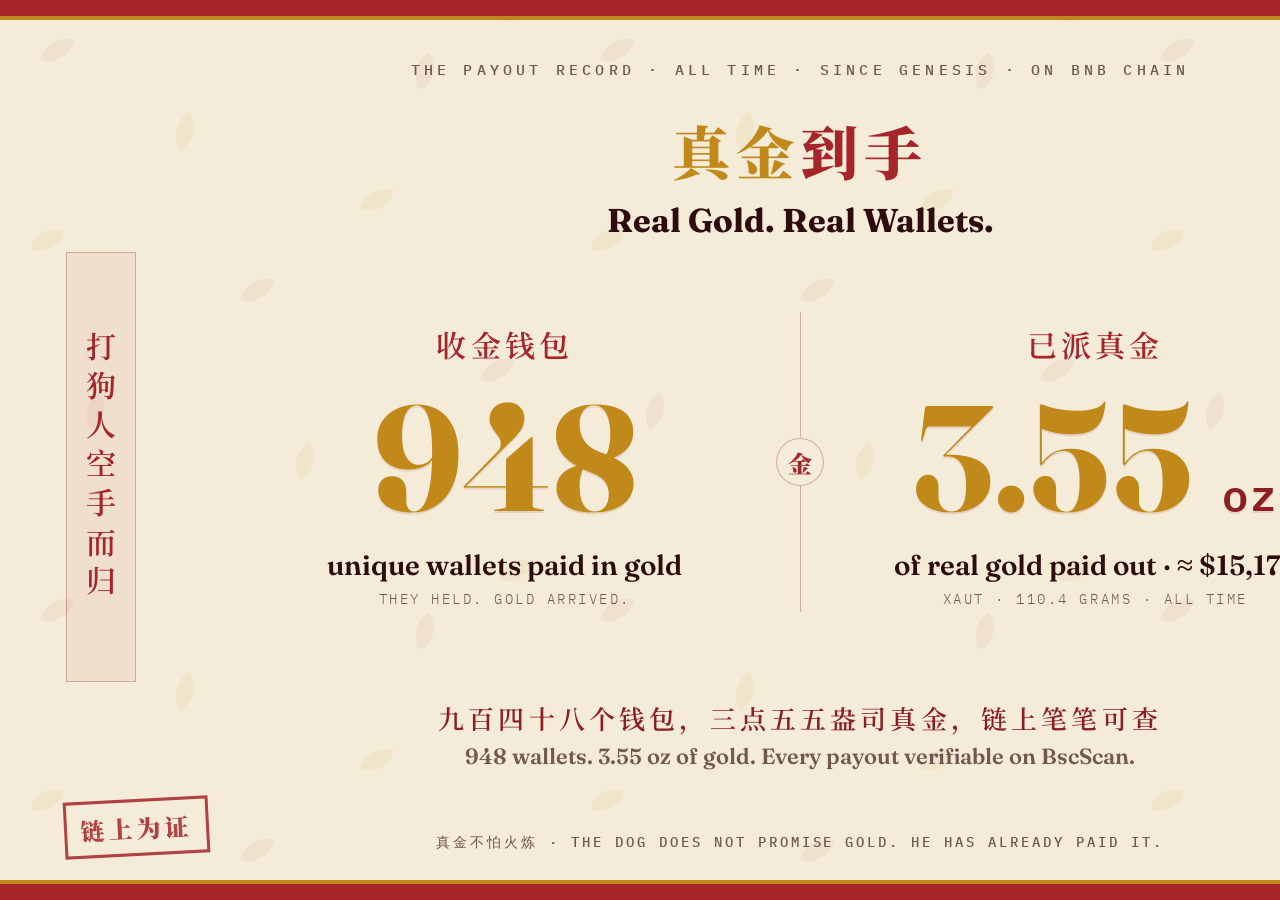
<file: _holders_card.html>
<!DOCTYPE html>
<html><head><meta charset="utf-8">
<link rel="preconnect" href="https://fonts.googleapis.com">
<link href="https://fonts.googleapis.com/css2?family=Fraunces:opsz,wght@9..144,340;9..144,600;9..144,700&family=Noto+Serif+SC:wght@600;900&family=IBM+Plex+Mono:wght@500;600&display=swap" rel="stylesheet">
<style>
  :root{
    --paper:#F4EBD8; --paper-deep:#EDE1C6; --ink:#2E0C0D;
    --ink-soft:rgba(46,12,13,.66); --line:rgba(140,31,35,.30);
    --red:#A6252A; --red-deep:#8C1F23; --gold:#C0891A; --gold-bright:#E2B24A;
  }
  *{margin:0;padding:0;box-sizing:border-box;}
  html,body{width:1600px;height:900px;overflow:hidden;}
  body{
    background-image:url("data:image/svg+xml,%3Csvg xmlns='http://www.w3.org/2000/svg' width='560' height='560'%3E%3Cg fill='%23A6252A' fill-opacity='.055'%3E%3Cpath d='M40,60 C44,44 58,36 74,40 C70,56 56,64 40,60 Z'/%3E%3Cpath d='M420,90 C412,76 416,60 430,52 C438,66 434,82 420,90 Z'/%3E%3Cpath d='M240,300 C244,284 258,276 274,280 C270,296 256,304 240,300 Z'/%3E%3Cpath d='M90,430 C82,416 86,400 100,392 C108,406 104,422 90,430 Z'/%3E%3Cpath d='M480,380 C484,364 498,356 514,360 C510,376 496,384 480,380 Z'/%3E%3C/g%3E%3Cg fill='%23C0891A' fill-opacity='.07'%3E%3Cpath d='M180,150 C172,136 176,120 190,112 C198,126 194,142 180,150 Z'/%3E%3Cpath d='M360,210 C364,194 378,186 394,190 C390,206 376,214 360,210 Z'/%3E%3Cpath d='M300,480 C292,466 296,450 310,442 C318,456 314,472 300,480 Z'/%3E%3Cpath d='M500,20 C504,4 518,-4 534,0 C530,16 516,24 500,20 Z'/%3E%3Cpath d='M30,250 C34,234 48,226 64,230 C60,246 46,254 30,250 Z'/%3E%3C/g%3E%3C/svg%3E"),linear-gradient(var(--paper),var(--paper));
    background-size:560px 560px,auto;
    background-color:var(--paper);
    color:var(--ink);
    font-family:'Fraunces',serif;font-weight:340;
    border-top:16px solid var(--red);
    box-shadow:inset 0 16px 0 -12px var(--gold);
    position:relative;
  }
  body::after{content:"";position:absolute;left:0;right:0;bottom:0;height:16px;background:var(--red);box-shadow:0 -4px 0 var(--gold);}
  .smallcaps{font-family:'IBM Plex Mono',monospace;font-size:15px;letter-spacing:.28em;text-transform:uppercase;color:var(--ink-soft);font-weight:500;white-space:nowrap;}
  .issue{position:absolute;top:44px;left:0;right:0;display:flex;justify-content:center;}

  .couplet{
    position:absolute;top:236px;height:430px;
    writing-mode:vertical-rl;text-align:center;
    font-family:'Noto Serif SC',serif;font-weight:600;
    font-size:30px;letter-spacing:.30em;color:var(--red);
    background:rgba(166,37,42,.06);border:1px solid var(--line);
    padding:22px 12px;
  }
  .couplet.cl{left:66px;}
  .couplet.cr{right:66px;}

  .head{position:absolute;top:92px;left:0;right:0;text-align:center;}
  .head .zh{font-family:'Noto Serif SC',serif;font-weight:900;font-size:58px;letter-spacing:.10em;}
  .head .zh .g{color:var(--gold);} .head .zh .r{color:var(--red);}
  .head .en{margin-top:8px;font-family:'Fraunces',serif;font-weight:700;font-size:33px;color:var(--ink);}

  .duo{position:absolute;left:50%;top:270px;transform:translateX(-50%);display:flex;align-items:stretch;gap:0;width:1180px;}
  .stat{flex:1;text-align:center;padding:36px 10px 30px;}
  .stat .zh-label{font-family:'Noto Serif SC',serif;font-weight:600;font-size:30px;color:var(--red);letter-spacing:.14em;}
  .stat .num{margin-top:16px;font-family:'Fraunces',serif;font-weight:700;font-size:150px;line-height:1;color:var(--gold);text-shadow:0 2px 0 rgba(140,31,35,.12);}
  .stat .num i{font-style:normal;font-family:'IBM Plex Mono',monospace;font-weight:600;font-size:44px;letter-spacing:.04em;color:var(--red-deep);}
  .stat .en-label{margin-top:16px;font-family:'Fraunces',serif;font-weight:600;font-size:28px;color:var(--ink);}
  .stat .sub{margin-top:8px;font-family:'IBM Plex Mono',monospace;font-size:14px;letter-spacing:.18em;text-transform:uppercase;color:var(--ink-soft);}
  .divider{width:1px;background:var(--line);margin:26px 0;position:relative;}
  .divider::before{content:"";position:absolute;left:50%;top:50%;transform:translate(-50%,-50%);width:46px;height:46px;background:var(--paper);border:1px solid var(--line);border-radius:50%;}
  .divider::after{content:"金";position:absolute;left:50%;top:50%;transform:translate(-50%,-50%);font-family:'Noto Serif SC',serif;font-weight:900;font-size:24px;color:var(--red);}

  .band{position:absolute;left:50%;bottom:130px;transform:translateX(-50%);text-align:center;width:1100px;}
  .band .zh{font-family:'Noto Serif SC',serif;font-weight:600;font-size:26px;color:var(--red-deep);letter-spacing:.16em;}
  .band .en{margin-top:6px;font-family:'Fraunces',serif;font-weight:600;font-size:22px;color:var(--ink-soft);}

  .stamp{
    position:absolute;left:64px;bottom:44px;transform:rotate(-3deg);
    font-family:'Noto Serif SC',serif;font-weight:900;font-size:24px;color:var(--red);
    border:3px solid var(--red);padding:8px 13px;letter-spacing:.18em;opacity:.85;
  }
  .site{position:absolute;right:64px;bottom:56px;transform:rotate(2deg);font-family:'IBM Plex Mono',monospace;font-size:18px;letter-spacing:.26em;text-transform:uppercase;color:var(--gold);font-weight:600;}
  .foot{position:absolute;bottom:48px;left:0;right:0;display:flex;justify-content:center;}
  .foot .smallcaps{font-size:13.5px;letter-spacing:.22em;}
</style></head>
<body>
  <div class="issue"><span class="smallcaps">The Payout Record · All Time · Since Genesis · On BNB Chain</span></div>

  <span class="couplet cl">打狗人空手而归</span>
  <span class="couplet cr">持狗者坐等分金</span>

  <div class="head">
    <div class="zh"><span class="g">真金</span><span class="r">到手</span></div>
    <div class="en">Real Gold. Real Wallets.</div>
  </div>

  <div class="duo">
    <div class="stat">
      <div class="zh-label">收金钱包</div>
      <div class="num">948</div>
      <div class="en-label">unique wallets paid in gold</div>
      <div class="sub">they held. gold arrived.</div>
    </div>
    <div class="divider"></div>
    <div class="stat">
      <div class="zh-label">已派真金</div>
      <div class="num">3.55<i> oz</i></div>
      <div class="en-label">of real gold paid out · ≈ $15,177</div>
      <div class="sub">xaut · 110.4 grams · all time</div>
    </div>
  </div>

  <div class="band">
    <div class="zh">九百四十八个钱包，三点五五盎司真金，链上笔笔可查</div>
    <div class="en">948 wallets. 3.55 oz of gold. Every payout verifiable on BscScan.</div>
  </div>

  <div class="stamp">链上为证</div>
  <div class="site">jingou.gold</div>

  <div class="foot"><span class="smallcaps">真金不怕火炼 · The dog does not promise gold. He has already paid it.</span></div>
</body></html>
</file>
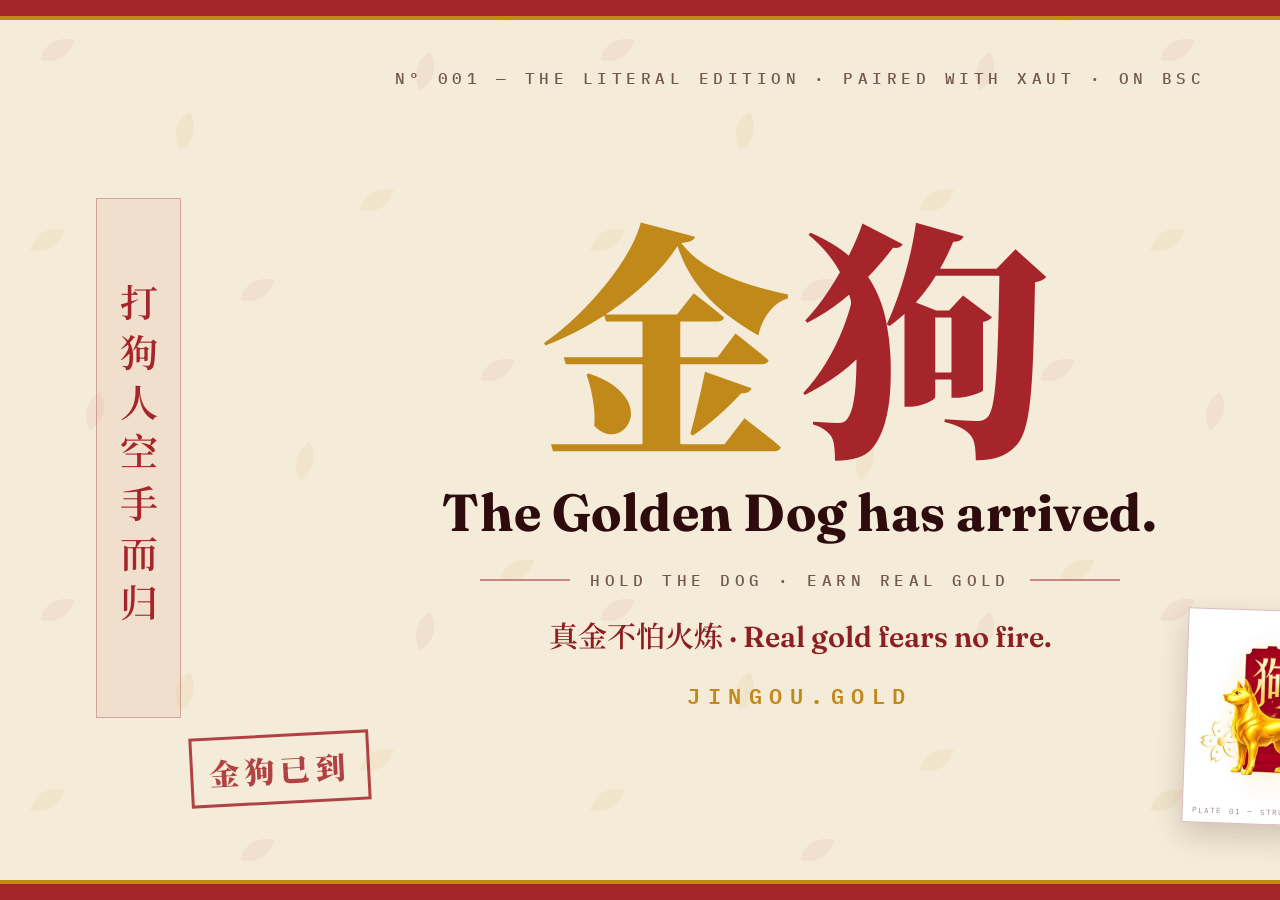
<file: _launch_card.html>
<!DOCTYPE html>
<html><head><meta charset="utf-8">
<link rel="preconnect" href="https://fonts.googleapis.com">
<link href="https://fonts.googleapis.com/css2?family=Fraunces:opsz,wght@9..144,340;9..144,600;9..144,700&family=Noto+Serif+SC:wght@600;900&family=IBM+Plex+Mono:wght@500;600&display=swap" rel="stylesheet">
<style>
  :root{
    --paper:#F4EBD8; --paper-deep:#EDE1C6; --ink:#2E0C0D;
    --ink-soft:rgba(46,12,13,.66); --line:rgba(140,31,35,.30);
    --red:#A6252A; --red-deep:#8C1F23; --gold:#C0891A; --gold-bright:#E2B24A;
  }
  *{margin:0;padding:0;box-sizing:border-box;}
  html,body{width:1600px;height:900px;overflow:hidden;}
  body{
    background-image:url("data:image/svg+xml,%3Csvg xmlns='http://www.w3.org/2000/svg' width='560' height='560'%3E%3Cg fill='%23A6252A' fill-opacity='.055'%3E%3Cpath d='M40,60 C44,44 58,36 74,40 C70,56 56,64 40,60 Z'/%3E%3Cpath d='M420,90 C412,76 416,60 430,52 C438,66 434,82 420,90 Z'/%3E%3Cpath d='M240,300 C244,284 258,276 274,280 C270,296 256,304 240,300 Z'/%3E%3Cpath d='M90,430 C82,416 86,400 100,392 C108,406 104,422 90,430 Z'/%3E%3Cpath d='M480,380 C484,364 498,356 514,360 C510,376 496,384 480,380 Z'/%3E%3C/g%3E%3Cg fill='%23C0891A' fill-opacity='.07'%3E%3Cpath d='M180,150 C172,136 176,120 190,112 C198,126 194,142 180,150 Z'/%3E%3Cpath d='M360,210 C364,194 378,186 394,190 C390,206 376,214 360,210 Z'/%3E%3Cpath d='M300,480 C292,466 296,450 310,442 C318,456 314,472 300,480 Z'/%3E%3Cpath d='M500,20 C504,4 518,-4 534,0 C530,16 516,24 500,20 Z'/%3E%3Cpath d='M30,250 C34,234 48,226 64,230 C60,246 46,254 30,250 Z'/%3E%3C/g%3E%3C/svg%3E"),linear-gradient(var(--paper),var(--paper));
    background-size:560px 560px,auto;
    background-color:var(--paper);
    color:var(--ink);
    font-family:'Fraunces',serif;font-weight:340;
    border-top:16px solid var(--red);
    box-shadow:inset 0 16px 0 -12px var(--gold);
    position:relative;
  }
  body::after{content:"";position:absolute;left:0;right:0;bottom:0;height:16px;background:var(--red);box-shadow:0 -4px 0 var(--gold);}
  .issue{position:absolute;top:52px;left:0;right:0;display:flex;justify-content:center;}
  .smallcaps{font-family:'IBM Plex Mono',monospace;font-size:16px;letter-spacing:.28em;text-transform:uppercase;color:var(--ink-soft);font-weight:500;white-space:nowrap;}
  .couplet{
    position:absolute;top:50%;transform:translateY(-50%);height:520px;
    writing-mode:vertical-rl;text-align:center;
    font-family:'Noto Serif SC',serif;font-weight:600;
    font-size:38px;letter-spacing:.32em;color:var(--red);
    background:rgba(166,37,42,.06);border:1px solid var(--line);
    padding:26px 14px;
  }
  .couplet.cl{left:96px;}
  .couplet.cr{right:96px;}
  .center{
    position:absolute;left:50%;top:50%;transform:translate(-50%,-50%);
    text-align:center;width:900px;
  }
  h1{font-family:'Noto Serif SC',serif;font-weight:900;font-size:250px;line-height:1;letter-spacing:.04em;}
  h1 .g{color:var(--gold);} h1 .r{color:var(--red);}
  .arrived{margin-top:26px;font-family:'Fraunces',serif;font-weight:700;font-size:52px;color:var(--ink);letter-spacing:.01em;}
  .tickline{display:flex;align-items:center;justify-content:center;gap:20px;margin-top:26px;}
  .tick{width:90px;height:1px;background:var(--red);}
  .kicker{margin-top:24px;font-family:'Fraunces',serif;font-weight:600;font-size:29px;color:var(--red-deep);}
  .kicker .zh{font-family:'Noto Serif SC',serif;font-weight:600;}
  .site{margin-top:22px;font-family:'IBM Plex Mono',monospace;font-size:22px;letter-spacing:.34em;text-transform:uppercase;color:var(--gold);font-weight:600;}
  .plate{
    position:absolute;right:190px;bottom:74px;transform:rotate(2deg);
    background:#fff;border:1px solid var(--line);padding:9px 9px 7px;
    box-shadow:0 12px 30px rgba(46,12,13,.18);
  }
  .plate img{display:block;width:150px;height:181px;object-fit:cover;}
  .plate .cap{font-family:'IBM Plex Mono',monospace;font-size:7.5px;letter-spacing:.16em;text-transform:uppercase;color:var(--ink-soft);margin-top:6px;text-align:center;}
  .seal{
    position:absolute;top:-14px;right:-14px;width:46px;height:46px;background:var(--red);color:var(--paper);
    font-family:'Noto Serif SC',serif;font-weight:900;font-size:17px;line-height:1.05;
    display:flex;align-items:center;justify-content:center;text-align:center;
    box-shadow:0 4px 10px rgba(140,31,35,.4);
  }
  .stamp{
    position:absolute;left:190px;bottom:96px;transform:rotate(-3deg);
    font-family:'Noto Serif SC',serif;font-weight:900;font-size:30px;color:var(--red);
    border:3px solid var(--red);padding:10px 16px;letter-spacing:.18em;
    opacity:.85;
  }
</style></head>
<body>
  <div class="issue"><span class="smallcaps">Nº 001 — The Literal Edition · Paired with XAUt · On BSC</span></div>

  <span class="couplet cl">打狗人空手而归</span>
  <span class="couplet cr">持狗者坐等分金</span>

  <div class="center">
    <h1><span class="g">金</span><span class="r">狗</span></h1>
    <div class="arrived">The Golden Dog has arrived.</div>
    <div class="tickline"><span class="tick"></span><span class="smallcaps">Hold the Dog · Earn Real Gold</span><span class="tick"></span></div>
    <div class="kicker"><span class="zh">真金不怕火炼</span> · Real gold fears no fire.</div>
    <div class="site">jingou.gold</div>
  </div>

  <div class="stamp">金狗已到</div>

  <div class="plate">
    <div class="seal">金<br>狗</div>
    <img src="dog_plaque.jpg">
    <div class="cap">Plate 01 — Struck in digital gold</div>
  </div>
</body></html>
</file>
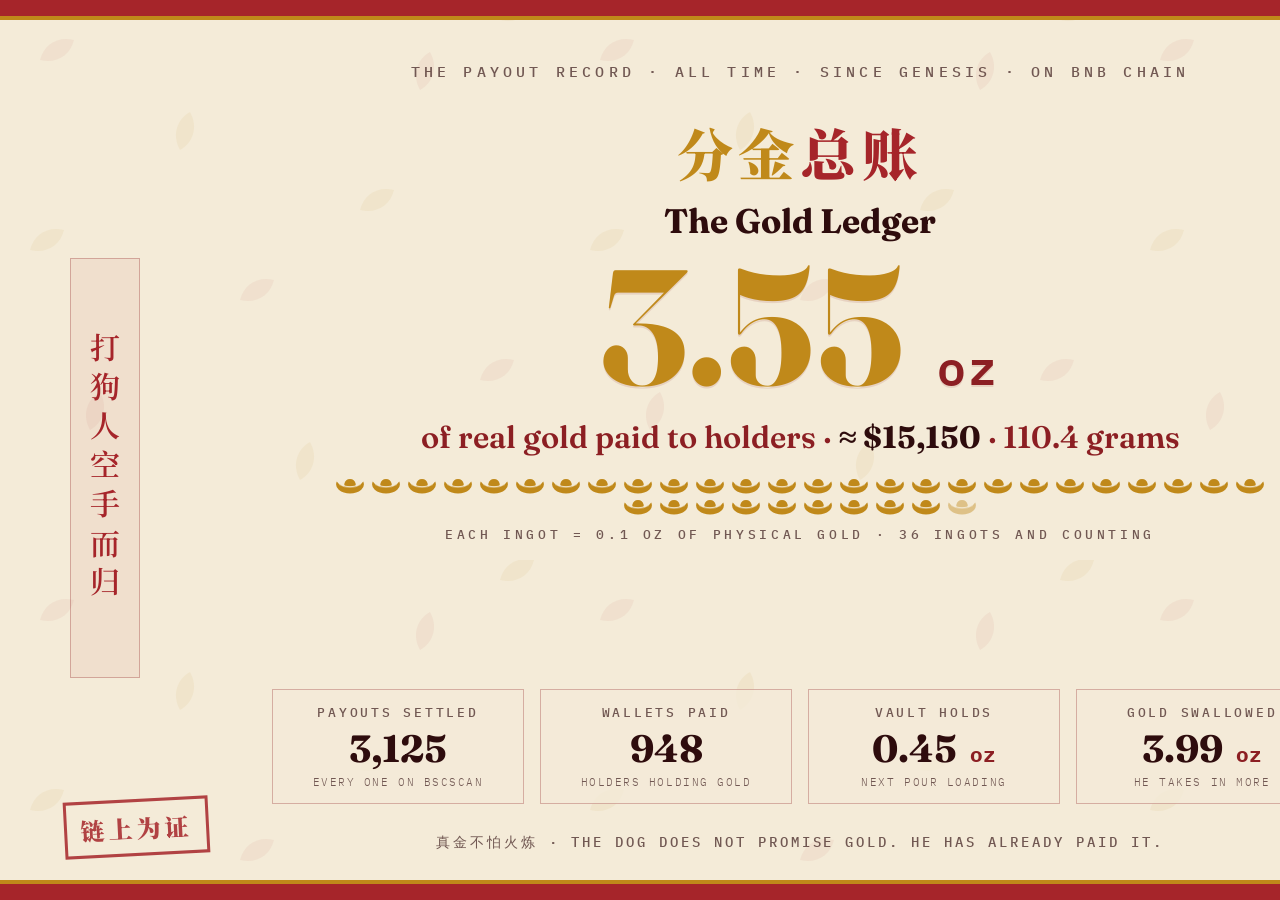
<file: _ledger_card.html>
<!DOCTYPE html>
<html><head><meta charset="utf-8">
<link rel="preconnect" href="https://fonts.googleapis.com">
<link href="https://fonts.googleapis.com/css2?family=Fraunces:opsz,wght@9..144,340;9..144,600;9..144,700&family=Noto+Serif+SC:wght@600;900&family=IBM+Plex+Mono:wght@500;600&display=swap" rel="stylesheet">
<style>
  :root{
    --paper:#F4EBD8; --paper-deep:#EDE1C6; --ink:#2E0C0D;
    --ink-soft:rgba(46,12,13,.66); --line:rgba(140,31,35,.30);
    --red:#A6252A; --red-deep:#8C1F23; --gold:#C0891A; --gold-bright:#E2B24A;
  }
  *{margin:0;padding:0;box-sizing:border-box;}
  html,body{width:1600px;height:900px;overflow:hidden;}
  body{
    background-image:url("data:image/svg+xml,%3Csvg xmlns='http://www.w3.org/2000/svg' width='560' height='560'%3E%3Cg fill='%23A6252A' fill-opacity='.055'%3E%3Cpath d='M40,60 C44,44 58,36 74,40 C70,56 56,64 40,60 Z'/%3E%3Cpath d='M420,90 C412,76 416,60 430,52 C438,66 434,82 420,90 Z'/%3E%3Cpath d='M240,300 C244,284 258,276 274,280 C270,296 256,304 240,300 Z'/%3E%3Cpath d='M90,430 C82,416 86,400 100,392 C108,406 104,422 90,430 Z'/%3E%3Cpath d='M480,380 C484,364 498,356 514,360 C510,376 496,384 480,380 Z'/%3E%3C/g%3E%3Cg fill='%23C0891A' fill-opacity='.07'%3E%3Cpath d='M180,150 C172,136 176,120 190,112 C198,126 194,142 180,150 Z'/%3E%3Cpath d='M360,210 C364,194 378,186 394,190 C390,206 376,214 360,210 Z'/%3E%3Cpath d='M300,480 C292,466 296,450 310,442 C318,456 314,472 300,480 Z'/%3E%3Cpath d='M500,20 C504,4 518,-4 534,0 C530,16 516,24 500,20 Z'/%3E%3Cpath d='M30,250 C34,234 48,226 64,230 C60,246 46,254 30,250 Z'/%3E%3C/g%3E%3C/svg%3E"),linear-gradient(var(--paper),var(--paper));
    background-size:560px 560px,auto;
    background-color:var(--paper);
    color:var(--ink);
    font-family:'Fraunces',serif;font-weight:340;
    border-top:16px solid var(--red);
    box-shadow:inset 0 16px 0 -12px var(--gold);
    position:relative;
  }
  body::after{content:"";position:absolute;left:0;right:0;bottom:0;height:16px;background:var(--red);box-shadow:0 -4px 0 var(--gold);}
  .smallcaps{font-family:'IBM Plex Mono',monospace;font-size:15px;letter-spacing:.28em;text-transform:uppercase;color:var(--ink-soft);font-weight:500;white-space:nowrap;}
  .issue{position:absolute;top:46px;left:0;right:0;display:flex;justify-content:center;}

  .couplet{
    position:absolute;top:242px;height:420px;
    writing-mode:vertical-rl;text-align:center;
    font-family:'Noto Serif SC',serif;font-weight:600;
    font-size:30px;letter-spacing:.30em;color:var(--red);
    background:rgba(166,37,42,.06);border:1px solid var(--line);
    padding:22px 12px;
  }
  .couplet.cl{left:70px;}
  .couplet.cr{right:70px;}

  .head{position:absolute;top:96px;left:0;right:0;text-align:center;}
  .head .zh{font-family:'Noto Serif SC',serif;font-weight:900;font-size:56px;letter-spacing:.10em;}
  .head .zh .g{color:var(--gold);} .head .zh .r{color:var(--red);}
  .head .en{margin-top:8px;font-family:'Fraunces',serif;font-weight:700;font-size:34px;color:var(--ink);}

  .center{position:absolute;left:50%;top:228px;transform:translateX(-50%);text-align:center;width:1080px;}
  .paynum{font-family:'Fraunces',serif;font-weight:700;font-size:164px;line-height:1;color:var(--gold);text-shadow:0 2px 0 rgba(140,31,35,.12);}
  .paynum i{font-style:normal;font-family:'IBM Plex Mono',monospace;font-weight:600;font-size:48px;letter-spacing:.06em;color:var(--red-deep);}
  .usd{margin-top:10px;font-family:'Fraunces',serif;font-weight:600;font-size:31px;color:var(--red-deep);}
  .usd b{color:var(--ink);}

  .wall{margin:22px auto 0;width:960px;display:flex;flex-wrap:wrap;justify-content:center;gap:4px 6px;}
  .wall svg{width:30px;height:17px;color:var(--gold);}
  .wall svg.part{opacity:.42;}
  .wallcap{margin-top:10px;font-size:13px;}

  .tiles{position:absolute;left:50%;bottom:96px;transform:translateX(-50%);display:flex;gap:16px;}
  .tile{border:1px solid var(--line);background:rgba(244,235,216,.82);padding:14px 20px;text-align:center;min-width:252px;}
  .tile .v{font-family:'Fraunces',serif;font-weight:700;font-size:38px;color:var(--ink);margin-top:5px;white-space:nowrap;}
  .tile .v i{font-style:normal;font-size:21px;font-family:'IBM Plex Mono',monospace;color:var(--red-deep);}
  .tile .sub{margin-top:3px;font-family:'IBM Plex Mono',monospace;font-size:11px;letter-spacing:.14em;text-transform:uppercase;color:var(--ink-soft);white-space:nowrap;}
  .tile .smallcaps{font-size:12.5px;letter-spacing:.22em;}

  .stamp{
    position:absolute;left:64px;bottom:44px;transform:rotate(-3deg);
    font-family:'Noto Serif SC',serif;font-weight:900;font-size:24px;color:var(--red);
    border:3px solid var(--red);padding:8px 13px;letter-spacing:.18em;opacity:.85;
  }
  .site{position:absolute;right:64px;bottom:56px;transform:rotate(2deg);font-family:'IBM Plex Mono',monospace;font-size:18px;letter-spacing:.26em;text-transform:uppercase;color:var(--gold);font-weight:600;}
  .foot{position:absolute;bottom:48px;left:0;right:0;display:flex;justify-content:center;}
  .foot .smallcaps{font-size:13.5px;letter-spacing:.22em;}

  svg.defs{position:absolute;width:0;height:0;}
</style></head>
<body>
  <svg class="defs" aria-hidden="true">
    <symbol id="orn-yuanbao" viewBox="0 0 120 68">
      <path fill="currentColor" d="M60,4 Q78,4 83,24 Q84,30 78,31 Q60,34 42,31 Q36,30 37,24 Q42,4 60,4 Z"/>
      <path fill="currentColor" d="M7,14 Q16,28 30,32 Q45,36 60,36 Q75,36 90,32 Q104,28 113,14 Q121,32 105,47 Q87,62 60,62 Q33,62 15,47 Q-1,32 7,14 Z"/>
      <path fill="none" stroke="var(--paper,#F4EBD8)" stroke-width="2.2" d="M16,26 Q36,38 60,38 Q84,38 104,26" opacity=".85"/>
    </symbol>
  </svg>

  <div class="issue"><span class="smallcaps">The Payout Record · All Time · Since Genesis · On BNB Chain</span></div>

  <span class="couplet cl">打狗人空手而归</span>
  <span class="couplet cr">持狗者坐等分金</span>

  <div class="head">
    <div class="zh"><span class="g">分金</span><span class="r">总账</span></div>
    <div class="en">The Gold Ledger</div>
  </div>

  <div class="center">
    <div class="paynum">3.55<i> oz</i></div>
    <div class="usd">of real gold paid to holders · <b>≈ $15,150</b> · 110.4 grams</div>
    <div class="wall" id="wall"></div>
    <p class="smallcaps wallcap">each ingot = 0.1 oz of physical gold · 36 ingots and counting</p>
  </div>

  <div class="tiles">
    <div class="tile"><p class="smallcaps">Payouts settled</p><div class="v">3,125</div><p class="sub">every one on BscScan</p></div>
    <div class="tile"><p class="smallcaps">Wallets paid</p><div class="v">948</div><p class="sub">holders holding gold</p></div>
    <div class="tile"><p class="smallcaps">Vault holds</p><div class="v">0.45<i> oz</i></div><p class="sub">next pour loading</p></div>
    <div class="tile"><p class="smallcaps">Gold swallowed</p><div class="v">3.99<i> oz</i></div><p class="sub">he takes in more</p></div>
  </div>

  <div class="stamp">链上为证</div>
  <div class="site">jingou.gold</div>

  <div class="foot"><span class="smallcaps">真金不怕火炼 · The dog does not promise gold. He has already paid it.</span></div>

  <script>
    var wall=document.getElementById('wall'), html='';
    for(var i=0;i<36;i++){
      var partial=(i===35);
      html+='<svg class="'+(partial?'part':'')+'"><use href="#orn-yuanbao"/></svg>';
    }
    wall.innerHTML=html;
  </script>
</body></html>
</file>
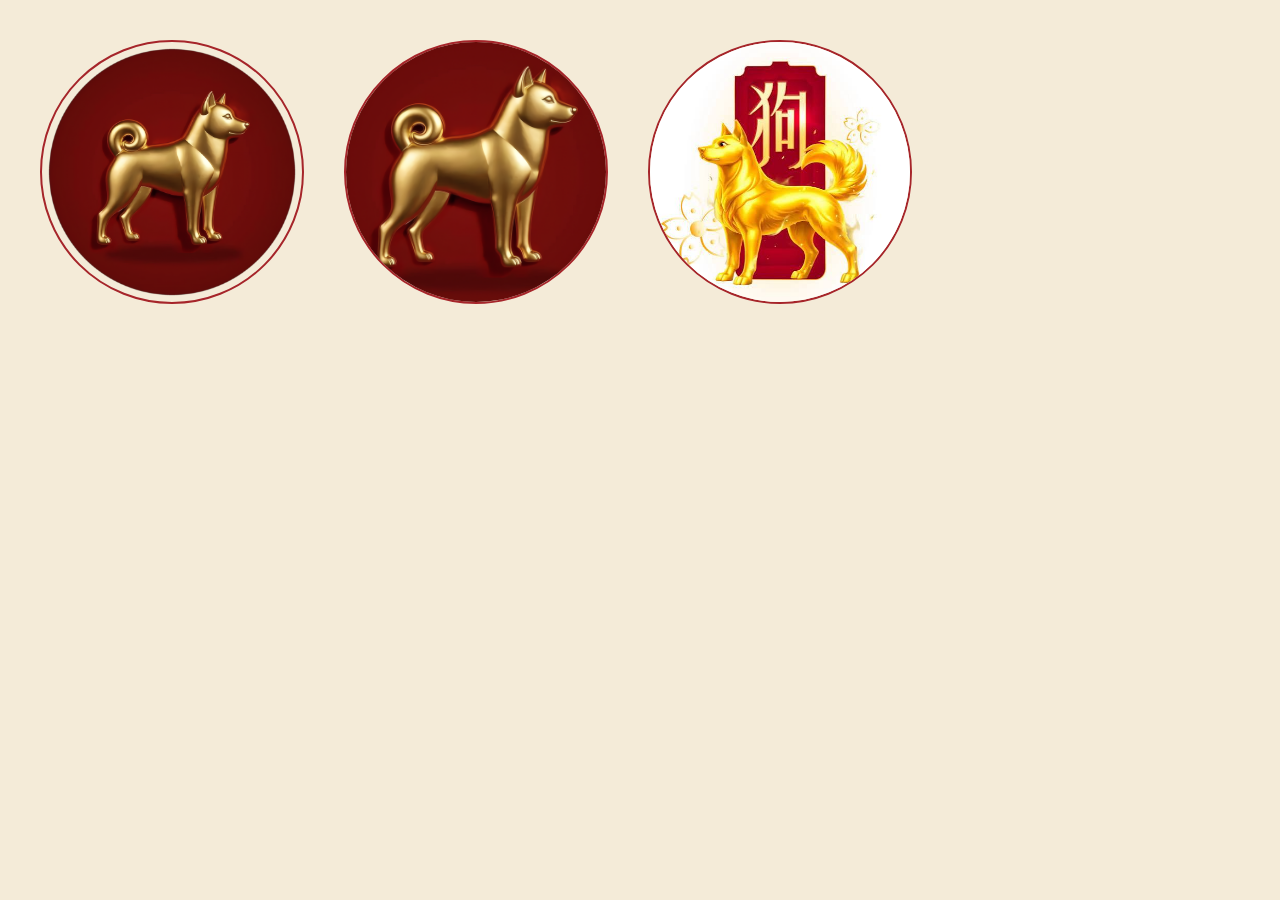
<file: _pfp_test.html>
<!DOCTYPE html><html><head><style>
body{background:#F4EBD8;display:flex;gap:40px;padding:40px;margin:0;width:1000px;}
.c{width:260px;height:260px;border-radius:50%;overflow:hidden;border:2px solid #A6252A;position:relative;}
.c img{position:absolute;}
.a1 img{width:260px;height:260px;}
.a2 img{width:340px;height:340px;left:-40px;top:-40px;}
.a3 img{width:260px;height:313px;top:-26px;}
</style></head><body>
<div class="c a1"><img src="logo.png"></div>
<div class="c a2"><img src="logo.png"></div>
<div class="c a3"><img src="dog_plaque.jpg"></div>
</body></html>
</file>
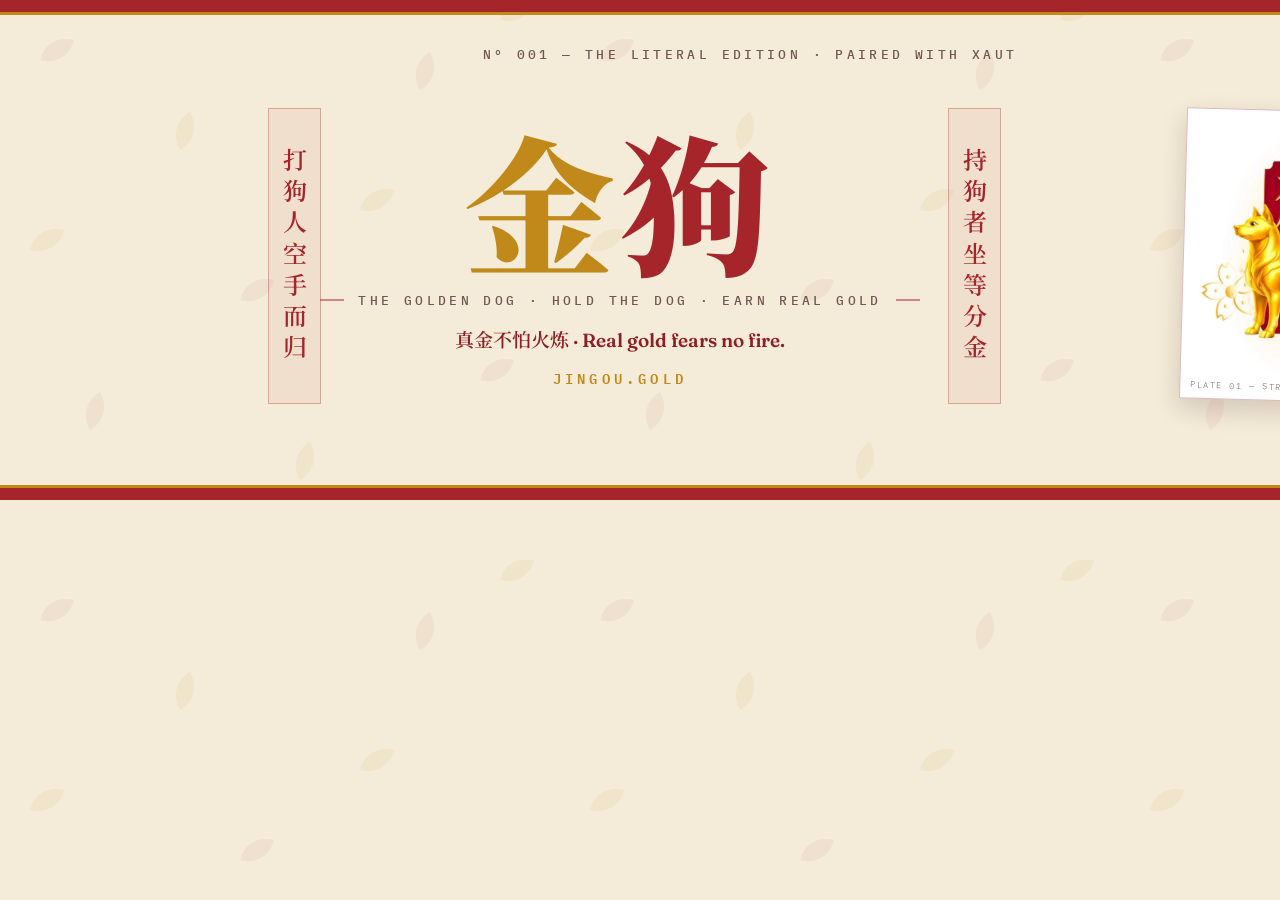
<file: _x_banner.html>
<!DOCTYPE html>
<html><head><meta charset="utf-8">
<link rel="preconnect" href="https://fonts.googleapis.com">
<link href="https://fonts.googleapis.com/css2?family=Fraunces:opsz,wght@9..144,340;9..144,600;9..144,700&family=Noto+Serif+SC:wght@600;900&family=IBM+Plex+Mono:wght@500;600&display=swap" rel="stylesheet">
<style>
  :root{
    --paper:#F4EBD8; --paper-deep:#EDE1C6; --ink:#2E0C0D;
    --ink-soft:rgba(46,12,13,.66); --line:rgba(140,31,35,.30);
    --red:#A6252A; --red-deep:#8C1F23; --gold:#C0891A; --gold-bright:#E2B24A;
  }
  *{margin:0;padding:0;box-sizing:border-box;}
  html,body{width:1500px;height:500px;overflow:hidden;}
  body{
    background-image:url("data:image/svg+xml,%3Csvg xmlns='http://www.w3.org/2000/svg' width='560' height='560'%3E%3Cg fill='%23A6252A' fill-opacity='.055'%3E%3Cpath d='M40,60 C44,44 58,36 74,40 C70,56 56,64 40,60 Z'/%3E%3Cpath d='M420,90 C412,76 416,60 430,52 C438,66 434,82 420,90 Z'/%3E%3Cpath d='M240,300 C244,284 258,276 274,280 C270,296 256,304 240,300 Z'/%3E%3Cpath d='M90,430 C82,416 86,400 100,392 C108,406 104,422 90,430 Z'/%3E%3Cpath d='M480,380 C484,364 498,356 514,360 C510,376 496,384 480,380 Z'/%3E%3C/g%3E%3Cg fill='%23C0891A' fill-opacity='.07'%3E%3Cpath d='M180,150 C172,136 176,120 190,112 C198,126 194,142 180,150 Z'/%3E%3Cpath d='M360,210 C364,194 378,186 394,190 C390,206 376,214 360,210 Z'/%3E%3Cpath d='M300,480 C292,466 296,450 310,442 C318,456 314,472 300,480 Z'/%3E%3Cpath d='M500,20 C504,4 518,-4 534,0 C530,16 516,24 500,20 Z'/%3E%3Cpath d='M30,250 C34,234 48,226 64,230 C60,246 46,254 30,250 Z'/%3E%3C/g%3E%3C/svg%3E"),linear-gradient(var(--paper),var(--paper));
    background-size:560px 560px,auto;
    background-color:var(--paper);
    color:var(--ink);
    font-family:'Fraunces',serif;font-weight:340;
    border-top:12px solid var(--red);
    box-shadow:inset 0 12px 0 -9px var(--gold);
    position:relative;
  }
  body::after{content:"";position:absolute;left:0;right:0;bottom:0;height:12px;background:var(--red);box-shadow:0 -3px 0 var(--gold);}
  .couplet{
    position:absolute;top:50%;transform:translateY(-50%);height:296px;
    writing-mode:vertical-rl;text-align:center;
    font-family:'Noto Serif SC',serif;font-weight:600;
    font-size:24px;letter-spacing:.3em;color:var(--red);
    background:rgba(166,37,42,.06);border:1px solid var(--line);
    padding:18px 8px;
  }
  .couplet.cl{left:268px;}
  .couplet.cr{left:948px;}
  .center{
    position:absolute;left:620px;top:50%;transform:translate(-50%,-50%);
    text-align:center;width:600px;
  }
  h1{font-family:'Noto Serif SC',serif;font-weight:900;font-size:150px;line-height:1;letter-spacing:.04em;}
  h1 .g{color:var(--gold);} h1 .r{color:var(--red);}
  .tickline{display:flex;align-items:center;justify-content:center;gap:14px;margin-top:18px;}
  .tick{width:56px;height:1px;background:var(--red);}
  .smallcaps{font-family:'IBM Plex Mono',monospace;font-size:13px;letter-spacing:.26em;text-transform:uppercase;color:var(--ink-soft);font-weight:500;white-space:nowrap;}
  .kicker{margin-top:16px;font-family:'Fraunces',serif;font-weight:600;font-size:19px;color:var(--red-deep);}
  .kicker .zh{font-family:'Noto Serif SC',serif;font-weight:600;}
  .site{margin-top:14px;font-family:'IBM Plex Mono',monospace;font-size:14px;letter-spacing:.3em;text-transform:uppercase;color:var(--gold);font-weight:600;}
  .plate{
    position:absolute;right:80px;top:50%;transform:translateY(-50%) rotate(1.6deg);
    background:#fff;border:1px solid var(--line);padding:10px 10px 8px;
    box-shadow:0 10px 26px rgba(46,12,13,.16);
  }
  .plate img{display:block;width:210px;height:253px;object-fit:cover;}
  .plate .cap{font-family:'IBM Plex Mono',monospace;font-size:8.5px;letter-spacing:.18em;text-transform:uppercase;color:var(--ink-soft);margin-top:7px;text-align:center;}
  .seal{
    position:absolute;top:-16px;right:-16px;width:52px;height:52px;background:var(--red);color:var(--paper);
    font-family:'Noto Serif SC',serif;font-weight:900;font-size:19px;line-height:1.05;
    display:flex;align-items:center;justify-content:center;text-align:center;
    box-shadow:0 4px 10px rgba(140,31,35,.4);
  }
  .issue{position:absolute;top:34px;left:0;right:0;display:flex;justify-content:center;}
</style></head>
<body>
  <div class="issue"><span class="smallcaps">Nº 001 — The Literal Edition · Paired with XAUt</span></div>

  <span class="couplet cl">打狗人空手而归</span>
  <span class="couplet cr">持狗者坐等分金</span>

  <div class="center">
    <h1><span class="g">金</span><span class="r">狗</span></h1>
    <div class="tickline"><span class="tick"></span><span class="smallcaps">The Golden Dog · Hold the Dog · Earn Real Gold</span><span class="tick"></span></div>
    <div class="kicker"><span class="zh">真金不怕火炼</span> · Real gold fears no fire.</div>
    <div class="site">jingou.gold</div>
  </div>

  <div class="plate">
    <div class="seal">金<br>狗</div>
    <img src="dog_plaque.jpg">
    <div class="cap">Plate 01 — Struck in digital gold</div>
  </div>
</body></html>
</file>
